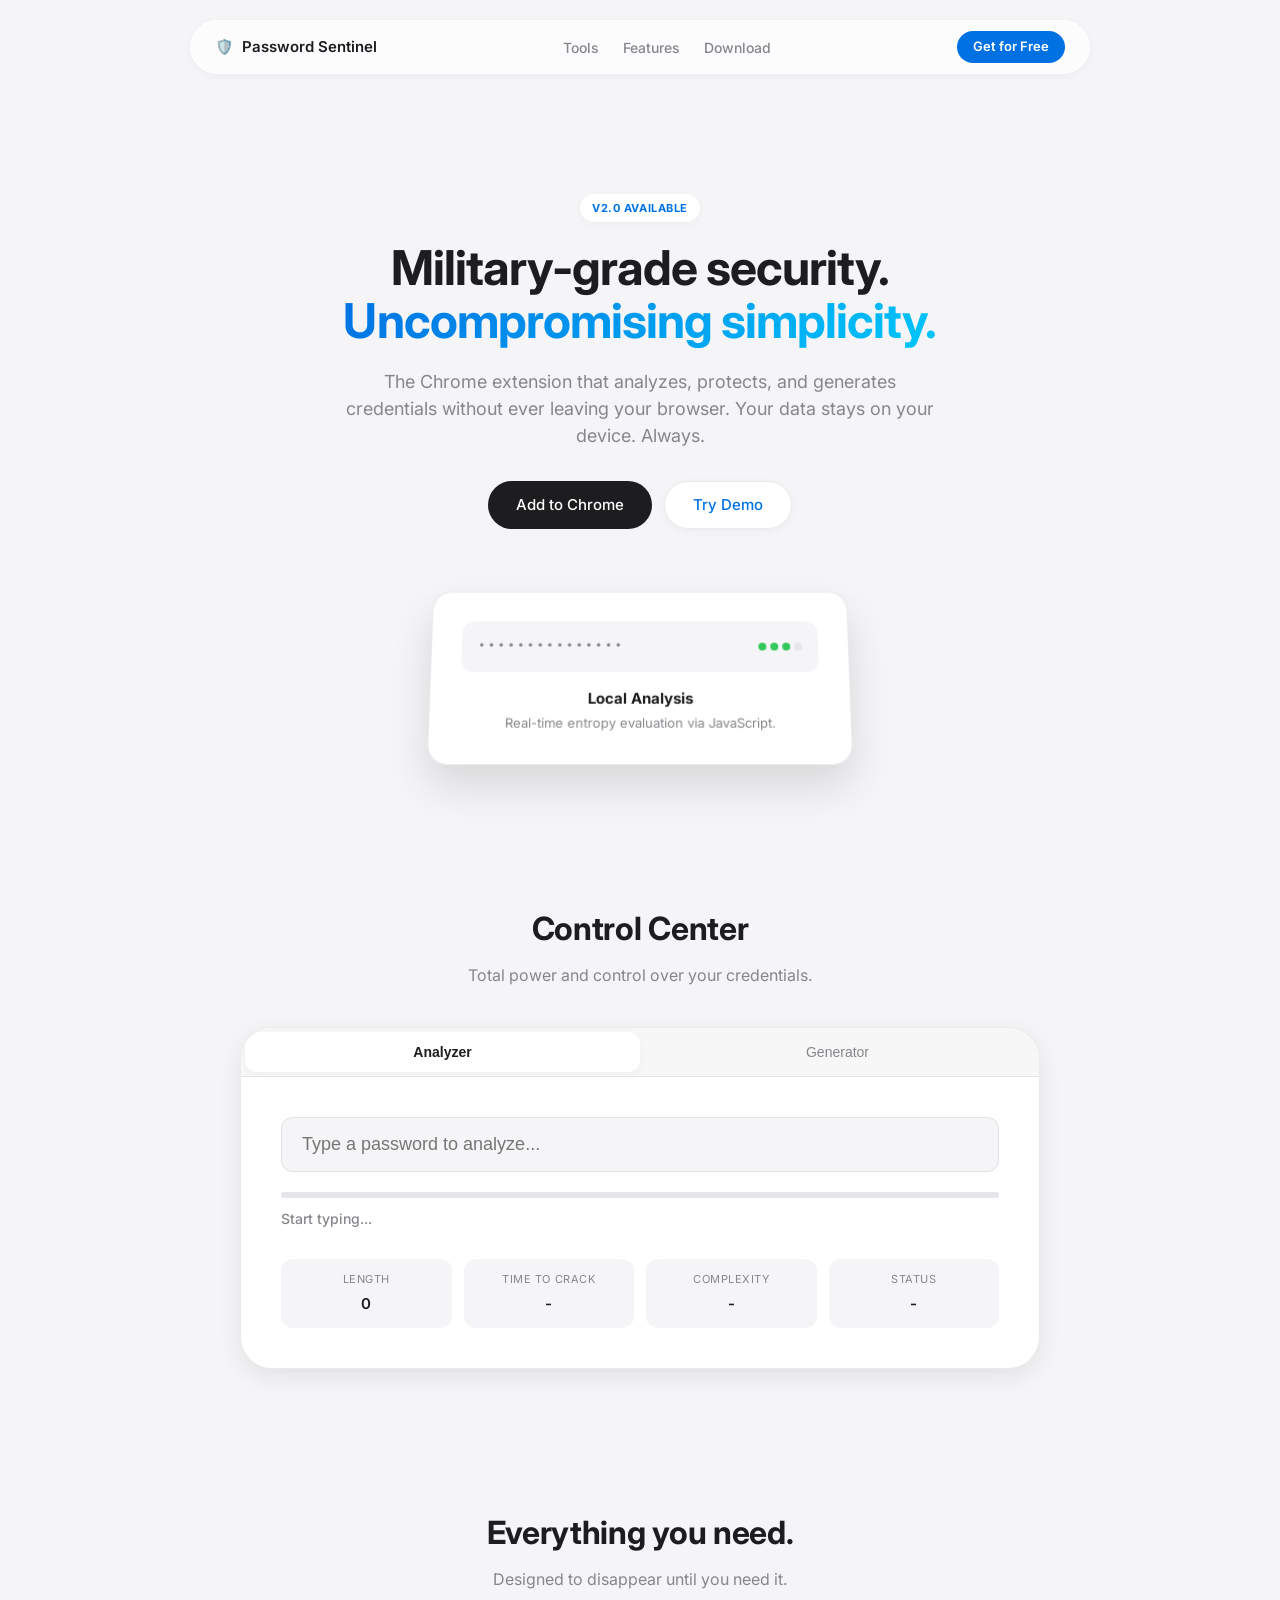
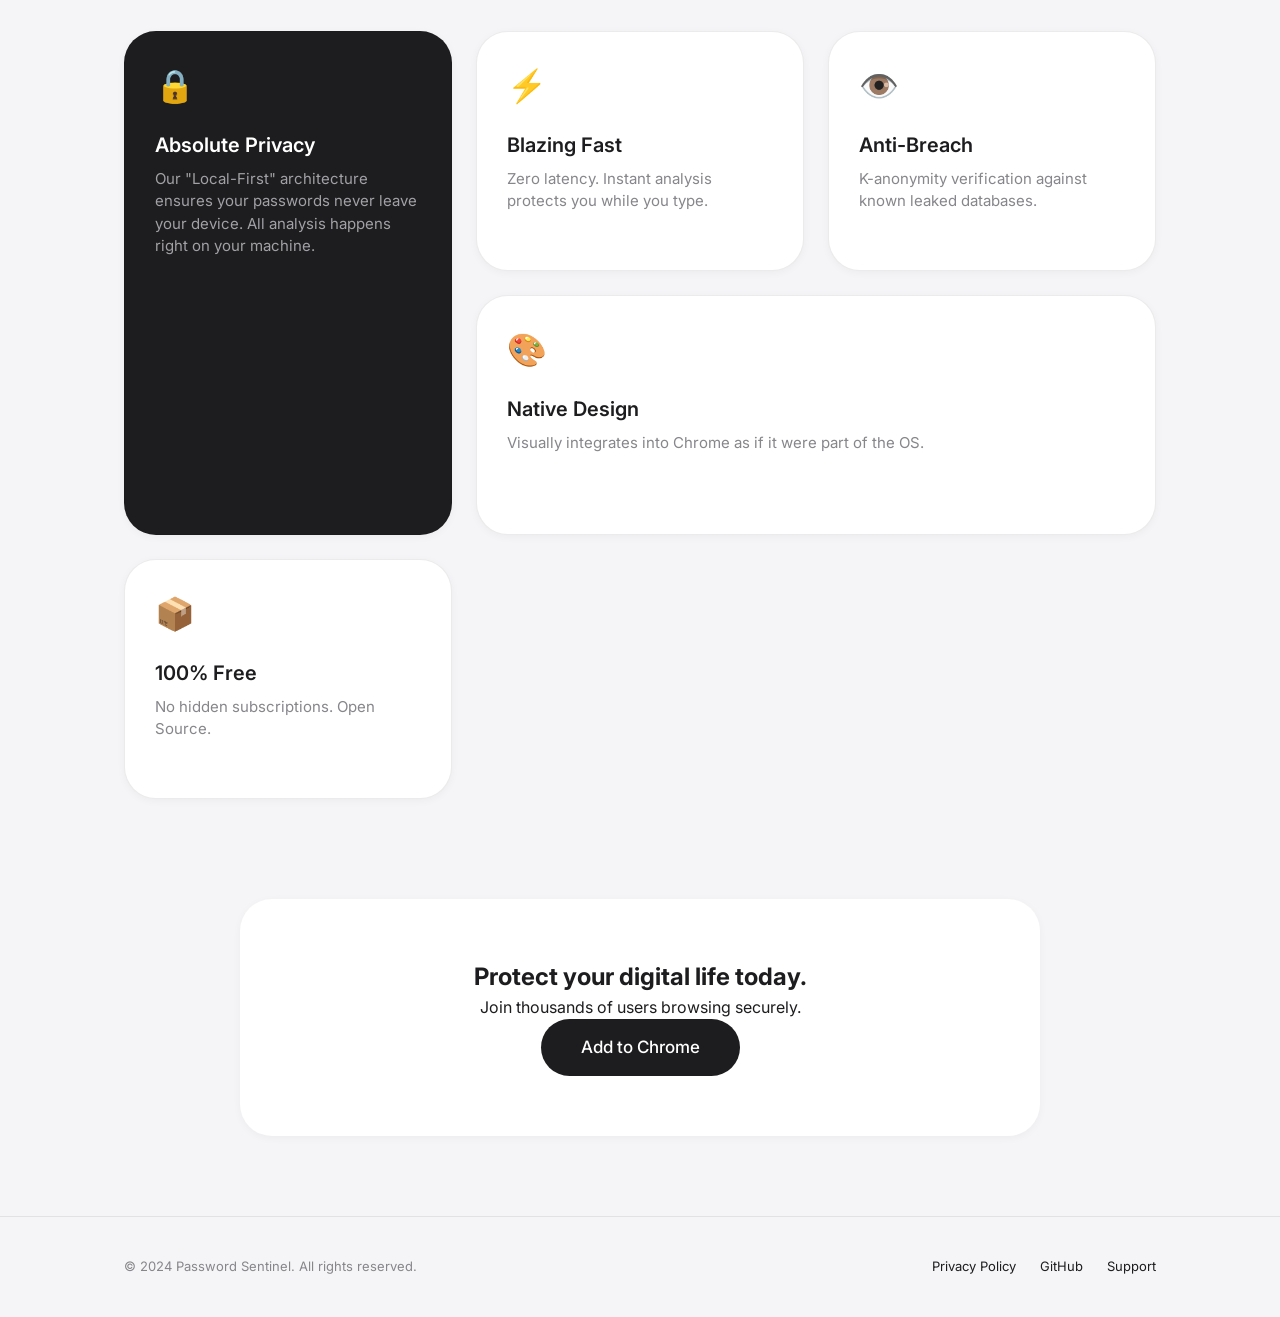
<file: web/index.html>
<!DOCTYPE html>
<html lang="en">
<head>
    <meta charset="UTF-8">
    <meta name="viewport" content="width=device-width, initial-scale=1.0">
    <title>Password Sentinel - Security Simplified</title>
    <meta name="description" content="Smart password protection for Chrome. Local-first privacy, military-grade encryption.">
    <link rel="preconnect" href="https://fonts.googleapis.com">
    <link rel="preconnect" href="https://fonts.gstatic.com" crossorigin>
    <link href="https://fonts.googleapis.com/css2?family=Inter:wght@400;500;600;700&display=swap" rel="stylesheet">
    <link rel="stylesheet" href="style.css">
</head>
<body>

    <nav class="navbar">
        <div class="nav-container">
            <div class="nav-logo">
                <span class="logo-icon">🛡️</span>
                <span class="logo-text">Password Sentinel</span>
            </div>
            <ul class="nav-menu">
                <li><a href="#tools" class="nav-link">Tools</a></li>
                <li><a href="#features" class="nav-link">Features</a></li>
                <li><a href="#download" class="nav-link">Download</a></li>
            </ul>
            <a href="https://chromewebstore.google.com/detail/fiephcocbhccfidlfnklglonoplmggcl?utm_source=item-share-cb" class="nav-btn-download" target="_blank">Get for Free</a>
            <div class="hamburger">
                <span></span><span></span><span></span>
            </div>
        </div>
    </nav>

    <section class="hero">
        <div class="container">
            <div class="hero-content">
                <span class="badge-new">v2.0 Available</span>
                <h1 class="hero-title">
                    Military-grade security.<br>
                    <span class="gradient-text">Uncompromising simplicity.</span>
                </h1>
                <p class="hero-subtitle">
                    The Chrome extension that analyzes, protects, and generates credentials without ever leaving your browser. 
                    Your data stays on your device. Always.
                </p>
                <div class="hero-actions">
                    <a href="#download" class="btn btn-primary">Add to Chrome</a>
                    <a href="#tools" class="btn btn-secondary">Try Demo</a>
                </div>
            </div>

            <div class="hero-visual">
                <div class="glass-card">
                    <div class="password-preview">
                        <span class="hidden-pass">•••••••••••••••</span>
                        <div class="security-dots">
                            <span class="dot active"></span>
                            <span class="dot active"></span>
                            <span class="dot active"></span>
                            <span class="dot"></span>
                        </div>
                    </div>
                    <div class="card-info">
                        <h4>Local Analysis</h4>
                        <p>Real-time entropy evaluation via JavaScript.</p>
                    </div>
                </div>
            </div>
        </div>
    </section>

    <section id="tools" class="tools-section">
        <div class="container">
            <div class="section-header">
                <h2>Control Center</h2>
                <p>Total power and control over your credentials.</p>
            </div>

            <div class="control-center">
                <div class="tool-tabs">
                    <button class="tab-btn active" data-tool="analyzer">Analyzer</button>
                    <button class="tab-btn" data-tool="generator">Generator</button>
                </div>

                <div id="analyzer-content" class="tool-panel active">
                    <div class="input-group">
                        <input type="text" id="webPasswordInput" class="main-input" placeholder="Type a password to analyze..." autocomplete="off">
                    </div>
                    
                    <div class="strength-meter-container">
                        <div class="meter-bar">
                            <div id="strengthFillWeb" class="meter-fill"></div>
                        </div>
                        <div id="webPasswordFeedback" class="meter-label">Start typing...</div>
                    </div>

                    <div class="stats-grid">
                        <div class="stat-item">
                            <span class="stat-title">Length</span>
                            <span class="stat-value" id="webLengthStat">0</span>
                        </div>
                        <div class="stat-item">
                            <span class="stat-title">Time to Crack</span>
                            <span class="stat-value" id="webTimeToCrackStat">-</span>
                        </div>
                        <div class="stat-item">
                            <span class="stat-title">Complexity</span>
                            <span class="stat-value" id="webSymbolStat">-</span>
                        </div>
                        <div class="stat-item">
                            <span class="stat-title">Status</span>
                            <span class="stat-value" id="webStatusStat">-</span>
                        </div>
                    </div>
                </div>

                <div id="generator-content" class="tool-panel">
                    <div class="generated-display" id="webGeneratedPassword" title="Click to copy">
                        H8k$mP9#vL2
                    </div>
                    
                    <div class="controls-grid">
                        <div class="control-toggles">
                            <label class="toggle-row">
                                <span>Uppercase (A-Z)</span>
                                <input type="checkbox" id="webUseUppercase" checked>
                            </label>
                            <label class="toggle-row">
                                <span>Lowercase (a-z)</span>
                                <input type="checkbox" id="webUseLowercase" checked>
                            </label>
                            <label class="toggle-row">
                                <span>Numbers (0-9)</span>
                                <input type="checkbox" id="webUseNumbers" checked>
                            </label>
                            <label class="toggle-row">
                                <span>Symbols (!@#)</span>
                                <input type="checkbox" id="webUseSymbols" checked>
                            </label>
                        </div>
                        
                        <div class="length-control">
                            <div class="range-header">
                                <span>Length</span>
                                <span id="webLengthValue">16</span>
                            </div>
                            <input type="range" id="webLengthRange" min="8" max="32" value="16" class="slider">
                        </div>
                    </div>

                    <div class="action-buttons">
                        <button id="webGeneratePassword" class="btn btn-primary full-width">Generate New</button>
                        <button id="webCopyPassword" class="btn btn-secondary full-width">Copy</button>
                    </div>
                </div>
            </div>
        </div>
    </section>

    <section id="features" class="features-section">
        <div class="container">
            <div class="section-header">
                <h2>Everything you need.</h2>
                <p>Designed to disappear until you need it.</p>
            </div>
            
            <div class="bento-grid">
                <div class="bento-card large dark">
                    <div class="card-content">
                        <div class="icon">🔒</div>
                        <h3>Absolute Privacy</h3>
                        <p>Our "Local-First" architecture ensures your passwords never leave your device. All analysis happens right on your machine.</p>
                    </div>
                </div>
                <div class="bento-card">
                    <div class="card-content">
                        <div class="icon">⚡</div>
                        <h3>Blazing Fast</h3>
                        <p>Zero latency. Instant analysis protects you while you type.</p>
                    </div>
                </div>
                <div class="bento-card">
                    <div class="card-content">
                        <div class="icon">👁️</div>
                        <h3>Anti-Breach</h3>
                        <p>K-anonymity verification against known leaked databases.</p>
                    </div>
                </div>
                <div class="bento-card wide">
                    <div class="card-content">
                        <div class="icon">🎨</div>
                        <h3>Native Design</h3>
                        <p>Visually integrates into Chrome as if it were part of the OS.</p>
                    </div>
                </div>
                <div class="bento-card">
                    <div class="card-content">
                        <div class="icon">📦</div>
                        <h3>100% Free</h3>
                        <p>No hidden subscriptions. Open Source.</p>
                    </div>
                </div>
            </div>
        </div>
    </section>

    <section id="download" class="cta-section">
        <div class="container">
            <div class="cta-box">
                <h2>Protect your digital life today.</h2>
                <p>Join thousands of users browsing securely.</p>
                <a href="https://chromewebstore.google.com/detail/fiephcocbhccfidlfnklglonoplmggcl?utm_source=item-share-cb" class="btn btn-primary big-btn" target="_blank">Add to Chrome</a>
            </div>
        </div>
    </section>

    <footer class="footer">
        <div class="container">
            <div class="footer-content">
                <p>&copy; 2024 Password Sentinel. All rights reserved.</p>
                <div class="footer-links">
                    <a href="privacy.html">Privacy Policy</a>
                    <a href="#" target="_blank">GitHub</a>
                    <a href="mailto:contacto@eduolihez.com">Support</a>
                </div>
            </div>
        </div>
    </footer>

    <script src="script.js"></script>
</body>
</html>
</file>
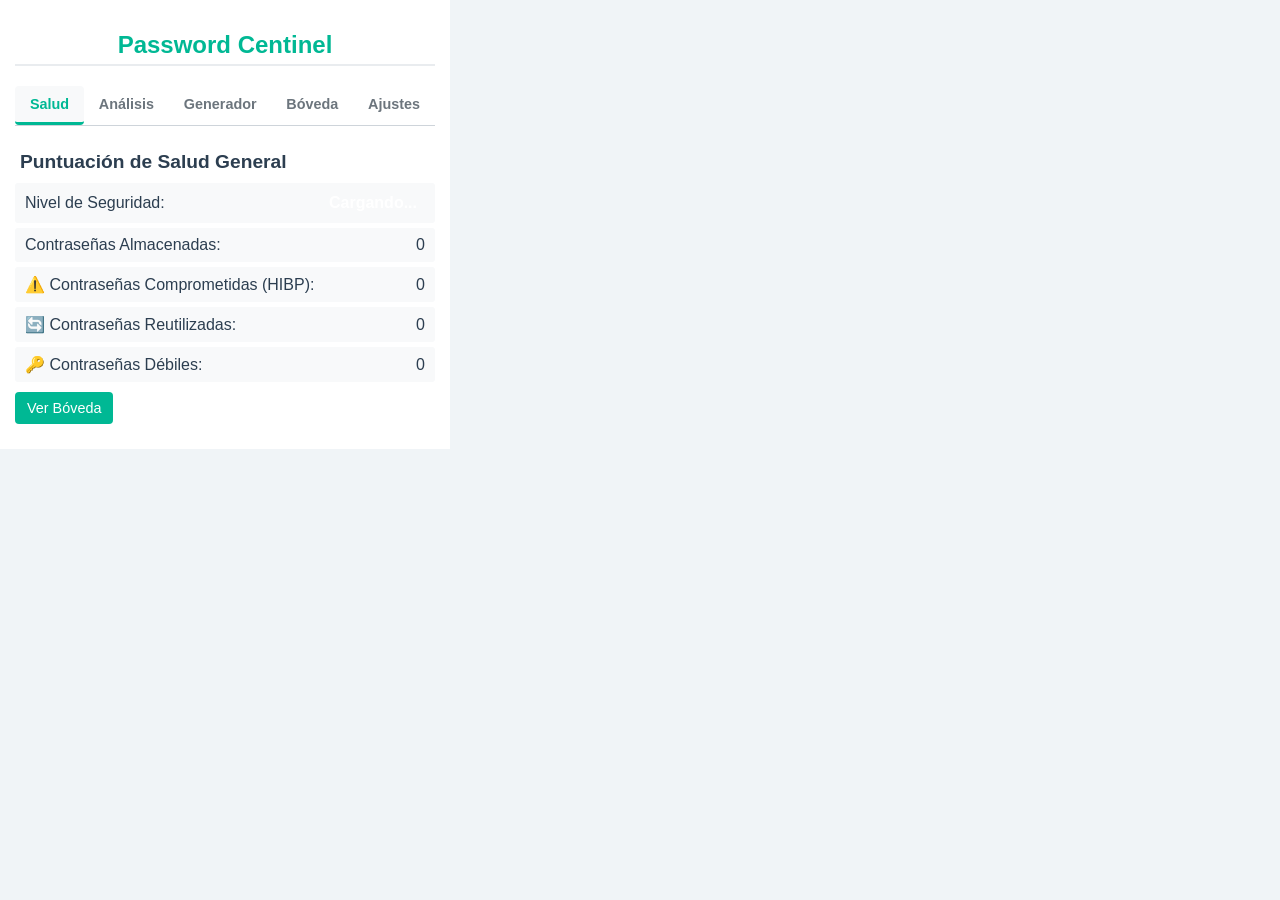
<file: extension/popup.html>
<!DOCTYPE html>
<html>
<head>
    <meta charset="UTF-8"> <title>Password Centinel</title>
    <link rel="stylesheet" href="styles.css">
</head>
<body>
    <div class="container">
        <div id="masterKeyBanner" class="warning-banner" style="display: none;">
            ⚠️ **Clave Maestra Requerida** para usar la Bóveda. 
            <button id="setupMasterKeyBtn">Configurar Ahora</button>
        </div>

        <h1>Password Centinel</h1>

        <div class="tabs">
            <button class="tab-button active" data-tab="health">Salud</button>
            <button class="tab-button" data-tab="analyzer">Análisis</button>
            <button class="tab-button" data-tab="generator">Generador</button>
            <button class="tab-button" data-tab="vault">Bóveda</button>
            <button class="tab-button" data-tab="settings">Ajustes</button>
        </div>

        <div id="health" class="tab-content active">
            <h2>Puntuación de Salud General</h2>
            <div id="healthScoreContainer">
                <p>Nivel de Seguridad: <span id="overallHealth" class="health-indicator">Cargando...</span></p>
                <p>Contraseñas Almacenadas: <span id="vaultCount">0</span></p>
                <p>⚠️ Contraseñas Comprometidas (HIBP): <span id="breachCount">0</span></p>
                <p>🔄 Contraseñas Reutilizadas: <span id="reuseCount">0</span></p>
                <p>🔑 Contraseñas Débiles: <span id="weakCount">0</span></p>
            </div>
            <button id="goToVaultBtn">Ver Bóveda</button>
        </div>

        <div id="analyzer" class="tab-content">
            <h2>Análisis de Fortaleza</h2>
            <input type="password" id="passwordInput" placeholder="Introduce tu contraseña">
            <div id="strengthIndicator"></div>
            <p id="suggestions"></p>
            <button id="checkBreach">Verificar Brecha (HIBP)</button>
            <div id="breachResult" class="result-box"></div>
            <div id="historyContainer">
                <h3>Historial de Contraseñas Generadas</h3>
                <input type="text" id="historySearch" placeholder="Buscar en historial...">
                <ul id="passwordHistoryList">
                    </ul>
            </div>
        </div>

        <div id="generator" class="tab-content">
            <h2>Generador de Contraseñas</h2>
            <div class="setting">
                <label for="lengthInput">Longitud:</label>
                <input type="number" id="lengthInput" value="16" min="8" max="64">
            </div>
            <div class="setting">
                <input type="checkbox" id="includeUpper" checked>
                <label for="includeUpper">Incluir Mayúsculas</label>
            </div>
            <div class="setting">
                <input type="checkbox" id="includeNumbers" checked>
                <label for="includeNumbers">Incluir Números</label>
            </div>
            <div class="setting">
                <input type="checkbox" id="includeSymbols" checked>
                <label for="includeSymbols">Incluir Símbolos</label>
            </div>
            <div class="setting advanced-setting">
                <label for="customSymbols">Símbolos Personalizados (Opcional):</label>
                <input type="text" id="customSymbols" placeholder="!@#$%^...">
            </div>
            <button id="generatePassword">Generar</button>
            <div id="generatedPasswordContainer" class="result-box">
                <input type="text" id="generatedPassword" readonly>
                <button id="copyPassword">Copiar</button>
            </div>
        </div>

        <div id="vault" class="tab-content">
            <h2>Bóveda de Credenciales</h2>
            <div id="vaultContent">
                <div id="masterKeyLock" class="vault-state">
                    <h3>Bóveda Bloqueada</h3>
                    <p>Introduce tu Clave Maestra para acceder a tus credenciales cifradas.</p>
                    <input type="password" id="masterKeyUnlockInput" placeholder="Clave Maestra">
                    <button id="unlockVaultBtn">Desbloquear Bóveda</button>
                    <p id="unlockError" class="error-message"></p>
                </div>

                <div id="credentialListContainer" class="vault-state" style="display: none;">
                    <ul id="credentialList">
                        </ul>
                </div>
            </div>
        </div>
        
        <div id="settings" class="tab-content">
            <h2>Ajustes y Seguridad</h2>
            <div id="masterKeySetup">
                <h3>Configuración de Clave Maestra</h3>
                <p class="warning-message">¡Advertencia! Esta clave es la única forma de acceder a tus contraseñas cifradas. No la olvides. **Si la pierdes, perderás el acceso a tus credenciales.**</p>
                <input type="password" id="newMasterKeyInput" placeholder="Establecer Clave Maestra">
                <button id="setMasterKeyBtn">Guardar Clave Maestra</button>
                <p id="masterKeyStatus"></p>
                <hr>
                <button id="lockVaultBtn" style="display: none;">Bloquear Bóveda</button>
            </div>
        </div>
    </div>
    <script src="popup.js"></script>
</body>
</html>
</file>
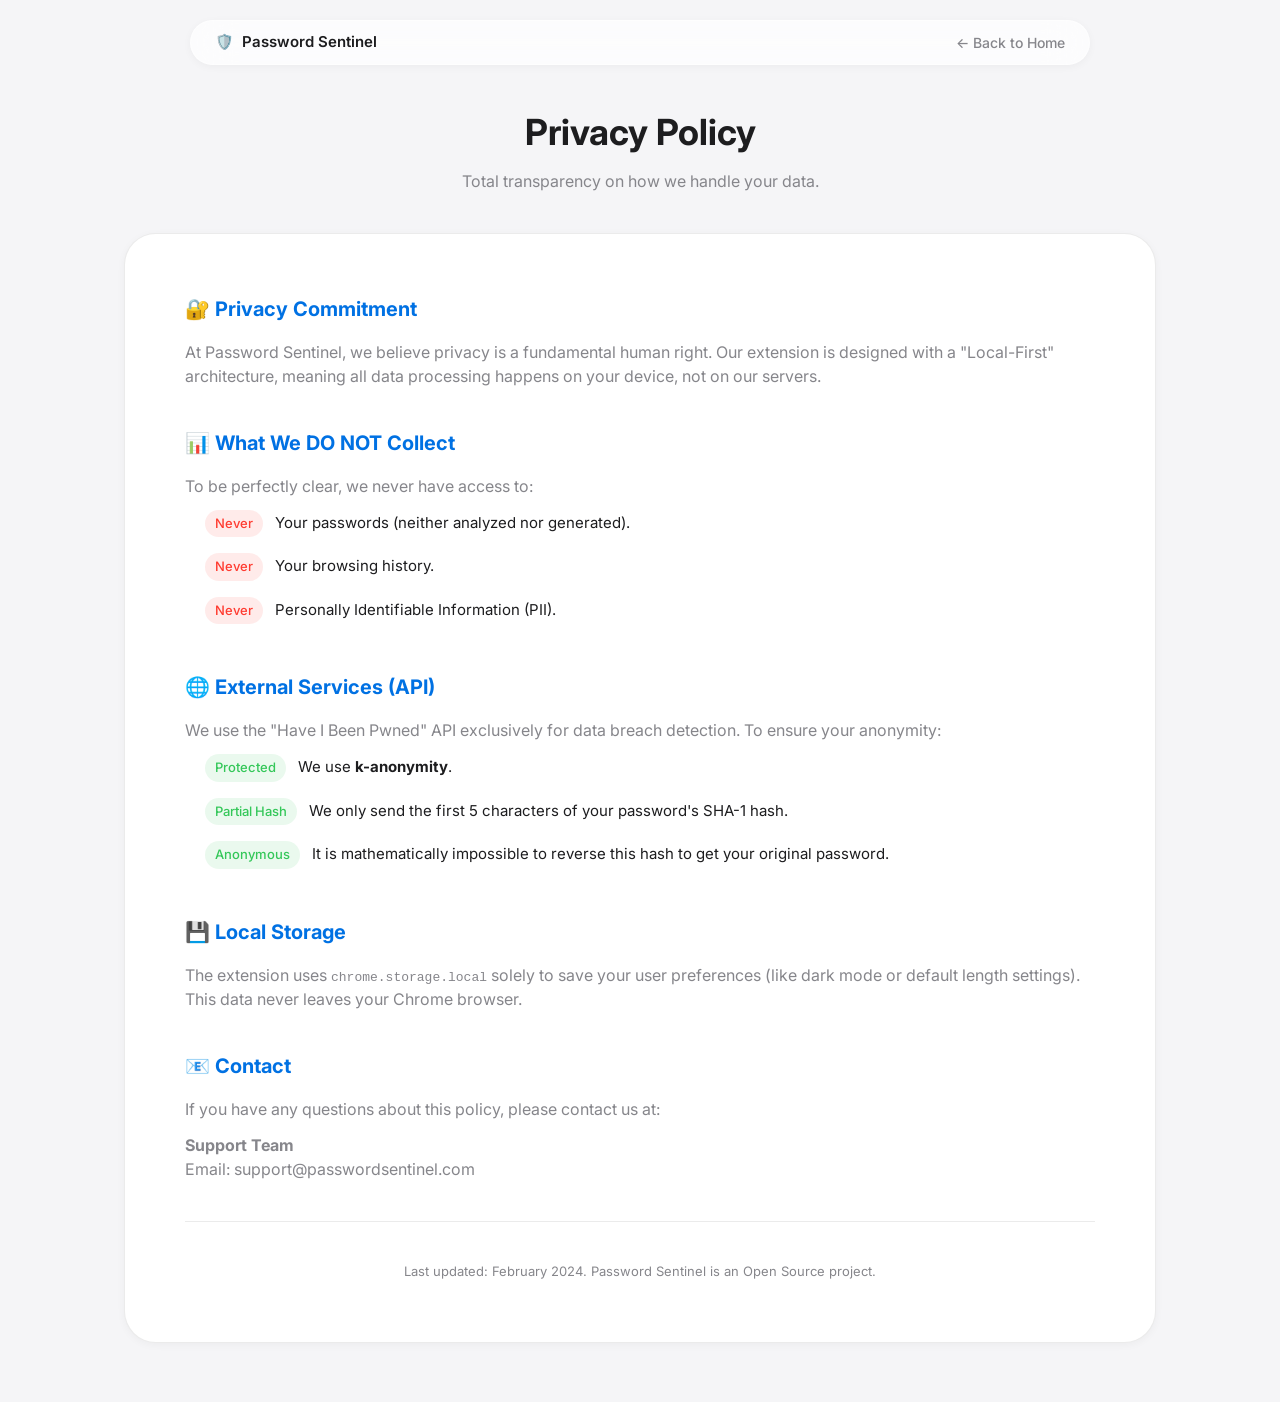
<file: web/politica.html>
<!DOCTYPE html>
<html lang="en">
<head>
    <meta charset="UTF-8">
    <meta name="viewport" content="width=device-width, initial-scale=1.0">
    <title>Privacy Policy - Password Sentinel</title>
    <link rel="preconnect" href="https://fonts.googleapis.com">
    <link href="https://fonts.googleapis.com/css2?family=Inter:wght@400;500;600;700&display=swap" rel="stylesheet">
    <link rel="stylesheet" href="style.css">
    <style>
        /* Specific tweaks for text page */
        body { background: var(--bg-body); }
        .privacy-header { text-align: center; padding: 60px 0 40px; }
        .privacy-header h1 { font-size: 36px; margin-bottom: 10px; }
        
        .content-card {
            background: white;
            border-radius: var(--radius-xl);
            padding: 60px;
            box-shadow: var(--shadow-sm);
            margin-bottom: 60px;
            border: 1px solid var(--border-light);
        }

        .policy-section { margin-bottom: 40px; }
        .policy-section h2 { color: var(--primary); font-size: 20px; margin-bottom: 16px; display: flex; align-items: center; gap: 8px; }
        .policy-section p { color: var(--text-secondary); margin-bottom: 12px; }
        
        .badge {
            display: inline-flex; align-items: center; gap: 6px;
            padding: 4px 10px; border-radius: var(--radius-pill);
            font-size: 13px; font-weight: 500; margin-right: 8px; margin-bottom: 8px;
        }
        .badge.safe { background: rgba(52, 199, 89, 0.1); color: var(--success); }
        .badge.danger { background: rgba(255, 59, 48, 0.1); color: var(--danger); }
        .badge.neutral { background: #F5F5F7; color: var(--text-secondary); }

        ul { margin-left: 20px; margin-bottom: 16px; }
        li { margin-bottom: 8px; color: var(--text-main); font-size: 15px; }

        @media (max-width: 768px) {
            .content-card { padding: 30px; }
        }
    </style>
</head>
<body>
    
    <nav class="navbar" style="margin-bottom: 0;">
        <div class="nav-container">
            <a href="index.html" class="nav-logo">
                <span class="logo-icon">🛡️</span>
                <span class="logo-text">Password Sentinel</span>
            </a>
            <a href="index.html" class="nav-link">← Back to Home</a>
        </div>
    </nav>

    <div class="container">
        <div class="privacy-header">
            <h1>Privacy Policy</h1>
            <p style="color: var(--text-secondary);">Total transparency on how we handle your data.</p>
        </div>

        <div class="content-card">
            <div class="policy-section">
                <h2>🔐 Privacy Commitment</h2>
                <p>At Password Sentinel, we believe privacy is a fundamental human right. Our extension is designed with a "Local-First" architecture, meaning all data processing happens on your device, not on our servers.</p>
            </div>

            <div class="policy-section">
                <h2>📊 What We DO NOT Collect</h2>
                <p>To be perfectly clear, we never have access to:</p>
                <ul>
                    <li><span class="badge danger">Never</span> Your passwords (neither analyzed nor generated).</li>
                    <li><span class="badge danger">Never</span> Your browsing history.</li>
                    <li><span class="badge danger">Never</span> Personally Identifiable Information (PII).</li>
                </ul>
            </div>

            <div class="policy-section">
                <h2>🌐 External Services (API)</h2>
                <p>We use the "Have I Been Pwned" API exclusively for data breach detection. To ensure your anonymity:</p>
                <ul>
                    <li><span class="badge safe">Protected</span> We use <strong>k-anonymity</strong>.</li>
                    <li><span class="badge safe">Partial Hash</span> We only send the first 5 characters of your password's SHA-1 hash.</li>
                    <li><span class="badge safe">Anonymous</span> It is mathematically impossible to reverse this hash to get your original password.</li>
                </ul>
            </div>

            <div class="policy-section">
                <h2>💾 Local Storage</h2>
                <p>The extension uses <code>chrome.storage.local</code> solely to save your user preferences (like dark mode or default length settings). This data never leaves your Chrome browser.</p>
            </div>

            <div class="policy-section">
                <h2>📧 Contact</h2>
                <p>If you have any questions about this policy, please contact us at:</p>
                <p><strong>Support Team</strong><br>Email: support@passwordsentinel.com</p>
            </div>

            <hr style="border: 0; border-top: 1px solid var(--border-light); margin: 40px 0;">
            
            <p style="font-size: 13px; color: var(--text-secondary); text-align: center;">
                Last updated: February 2024. Password Sentinel is an Open Source project.
            </p>
        </div>
    </div>

</body>
</html>
</file>
<file: web/style.css>
/* Password Sentinel - Design System v2.0 (Apple SaaS Style) */

:root {
    /* Color Palette */
    --bg-body: #F5F5F7;
    --bg-surface: #FFFFFF;
    --bg-glass: rgba(255, 255, 255, 0.72);
    
    --primary: #0071E3; /* Apple Blue */
    --primary-dark: #005BB5;
    --text-main: #1D1D1F;
    --text-secondary: #86868B;
    
    --success: #34C759;
    --warning: #FF9F0A;
    --danger: #FF3B30;
    
    --border-light: rgba(0, 0, 0, 0.08);
    
    /* Effects */
    --shadow-sm: 0 2px 8px rgba(0, 0, 0, 0.04);
    --shadow-md: 0 8px 24px rgba(0, 0, 0, 0.08);
    --shadow-lg: 0 20px 40px rgba(0, 0, 0, 0.12);
    --blur: blur(20px) saturate(180%);
    
    /* Layout */
    --radius-md: 12px;
    --radius-lg: 20px;
    --radius-xl: 32px;
    --radius-pill: 9999px;
    
    --container-width: 1080px;
}

/* Reset & Base */
* { margin: 0; padding: 0; box-sizing: border-box; -webkit-font-smoothing: antialiased; }

body {
    background-color: var(--bg-body);
    color: var(--text-main);
    font-family: 'Inter', -apple-system, BlinkMacSystemFont, sans-serif;
    line-height: 1.5;
    overflow-x: hidden;
}

a { text-decoration: none; color: inherit; transition: all 0.2s ease; }
ul { list-style: none; }

.container {
    max-width: var(--container-width);
    margin: 0 auto;
    padding: 0 24px;
}

/* --- Buttons --- */
.btn {
    display: inline-flex;
    align-items: center;
    justify-content: center;
    padding: 12px 28px;
    border-radius: var(--radius-pill);
    font-weight: 500;
    font-size: 15px;
    cursor: pointer;
    border: none;
    transition: transform 0.2s cubic-bezier(0.25, 0.1, 0.25, 1), box-shadow 0.2s;
}

.btn-primary {
    background: var(--text-main); /* Modern Black SaaS Style */
    color: white;
}
.btn-primary:hover {
    background: #333;
    transform: scale(1.02);
}

.btn-secondary {
    background: white;
    color: var(--primary);
    box-shadow: var(--shadow-sm);
    border: 1px solid var(--border-light);
}
.btn-secondary:hover {
    background: #FAFAFA;
    transform: scale(1.02);
}

.big-btn { padding: 16px 40px; font-size: 17px; }
.full-width { width: 100%; }

/* --- Navigation --- */
.navbar {
    position: sticky;
    top: 20px;
    z-index: 1000;
    margin-bottom: 40px;
}

.nav-container {
    max-width: 900px;
    margin: 0 auto;
    background: var(--bg-glass);
    backdrop-filter: var(--blur);
    -webkit-backdrop-filter: var(--blur);
    padding: 10px 24px;
    border-radius: var(--radius-pill);
    display: flex;
    justify-content: space-between;
    align-items: center;
    box-shadow: var(--shadow-sm);
    border: 1px solid rgba(255,255,255,0.4);
}

.nav-logo {
    display: flex;
    align-items: center;
    gap: 8px;
    font-weight: 600;
    font-size: 15px;
}

.nav-menu { display: flex; gap: 24px; }
.nav-link { font-size: 14px; color: var(--text-secondary); font-weight: 500; }
.nav-link:hover { color: var(--primary); }

.nav-btn-download {
    background: var(--primary);
    color: white;
    padding: 6px 16px;
    border-radius: var(--radius-pill);
    font-size: 13px;
    font-weight: 600;
}
.nav-btn-download:hover { background: var(--primary-dark); }
.hamburger { display: none; }

/* --- Hero Section --- */
.hero { text-align: center; padding: 100px 0 60px; }

.badge-new {
    display: inline-block;
    background: white;
    color: var(--primary);
    font-size: 11px;
    font-weight: 700;
    text-transform: uppercase;
    letter-spacing: 0.05em;
    padding: 6px 12px;
    border-radius: var(--radius-pill);
    margin-bottom: 20px;
    box-shadow: var(--shadow-sm);
}

.hero-title {
    font-size: 48px;
    line-height: 1.1;
    letter-spacing: -0.02em;
    margin-bottom: 20px;
    font-weight: 700;
}

.gradient-text {
    background: linear-gradient(135deg, #0071E3 0%, #00C6FB 100%);
    -webkit-background-clip: text;
    -webkit-text-fill-color: transparent;
}

.hero-subtitle {
    font-size: 18px;
    color: var(--text-secondary);
    max-width: 600px;
    margin: 0 auto 32px;
    font-weight: 400;
}

.hero-actions { display: flex; gap: 12px; justify-content: center; margin-bottom: 60px; }

/* 3D Glass Card */
.hero-visual { perspective: 1000px; display: flex; justify-content: center; }
.glass-card {
    background: white;
    width: 420px;
    padding: 30px;
    border-radius: var(--radius-lg);
    box-shadow: var(--shadow-lg);
    transform: rotateX(10deg);
    transition: transform 0.6s ease;
    border: 1px solid var(--border-light);
}
.glass-card:hover { transform: rotateX(0deg) scale(1.02); }

.password-preview {
    background: var(--bg-body);
    padding: 16px;
    border-radius: var(--radius-md);
    display: flex;
    justify-content: space-between;
    align-items: center;
    margin-bottom: 16px;
}
.hidden-pass { font-family: monospace; color: var(--text-secondary); letter-spacing: 2px; }
.security-dots { display: flex; gap: 4px; }
.dot { width: 8px; height: 8px; background: #E5E5EA; border-radius: 50%; }
.dot.active { background: var(--success); }
.card-info h4 { font-size: 15px; margin-bottom: 4px; }
.card-info p { font-size: 13px; color: var(--text-secondary); }

/* --- Control Center (Tools) --- */
.tools-section { padding: 80px 0; }
.section-header { text-align: center; margin-bottom: 40px; }
.section-header h2 { font-size: 32px; letter-spacing: -0.01em; margin-bottom: 10px; }
.section-header p { color: var(--text-secondary); }

.control-center {
    background: var(--bg-surface);
    border-radius: var(--radius-xl);
    box-shadow: var(--shadow-md);
    max-width: 800px;
    margin: 0 auto;
    overflow: hidden;
    border: 1px solid var(--border-light);
}

.tool-tabs {
    display: flex;
    background: rgba(245, 245, 247, 0.8);
    border-bottom: 1px solid var(--border-light);
    padding: 4px;
}

.tab-btn {
    flex: 1;
    background: transparent;
    border: none;
    padding: 12px;
    font-size: 14px;
    font-weight: 500;
    color: var(--text-secondary);
    cursor: pointer;
    border-radius: var(--radius-md);
    transition: all 0.2s;
}
.tab-btn.active {
    background: white;
    color: var(--text-main);
    box-shadow: var(--shadow-sm);
    font-weight: 600;
}

.tool-panel { padding: 40px; display: none; }
.tool-panel.active { display: block; animation: fadeIn 0.3s ease; }

/* Analyzer Styles */
.main-input {
    width: 100%;
    padding: 16px 20px;
    font-size: 18px;
    border: 1px solid var(--border-light);
    border-radius: var(--radius-md);
    background: var(--bg-body);
    outline: none;
    transition: all 0.2s;
}
.main-input:focus {
    background: white;
    border-color: var(--primary);
    box-shadow: 0 0 0 4px rgba(0, 113, 227, 0.1);
}

.meter-bar {
    height: 6px;
    background: #E5E5EA;
    border-radius: 3px;
    margin: 20px 0 10px;
    overflow: hidden;
}
.meter-fill { height: 100%; width: 0%; transition: width 0.4s ease, background-color 0.4s ease; }
.meter-fill.weak { background: var(--danger); }
.meter-fill.medium { background: var(--warning); }
.meter-fill.strong { background: var(--success); }

.meter-label { font-size: 14px; color: var(--text-secondary); margin-bottom: 30px; font-weight: 500; }

.stats-grid { display: grid; grid-template-columns: repeat(4, 1fr); gap: 12px; }
.stat-item { background: var(--bg-body); padding: 12px; border-radius: var(--radius-md); text-align: center; }
.stat-title { font-size: 11px; text-transform: uppercase; color: var(--text-secondary); display: block; margin-bottom: 4px; letter-spacing: 0.05em; }
.stat-value { font-size: 15px; font-weight: 600; }

/* Generator Styles */
.generated-display {
    background: var(--bg-body);
    padding: 24px;
    border-radius: var(--radius-md);
    text-align: center;
    font-family: monospace;
    font-size: 20px;
    font-weight: 600;
    margin-bottom: 24px;
    cursor: pointer;
    border: 1px dashed var(--border-light);
    transition: all 0.2s;
}
.generated-display:hover { background: #E5E5EA; border-color: var(--text-secondary); }

.controls-grid { display: grid; grid-template-columns: 1.5fr 1fr; gap: 24px; margin-bottom: 30px; }

.toggle-row {
    display: flex;
    justify-content: space-between;
    padding: 10px 0;
    font-size: 14px;
    border-bottom: 1px solid var(--border-light);
    cursor: pointer;
}
.toggle-row:last-child { border-bottom: none; }
.toggle-row input { accent-color: var(--primary); transform: scale(1.2); }

.length-control { background: var(--bg-body); padding: 20px; border-radius: var(--radius-md); display: flex; flex-direction: column; justify-content: center; }
.range-header { display: flex; justify-content: space-between; margin-bottom: 12px; font-size: 14px; font-weight: 500; }
.slider { width: 100%; accent-color: var(--primary); }

.action-buttons { display: flex; gap: 12px; }

/* --- Bento Grid --- */
.features-section { padding: 60px 0; }
.bento-grid {
    display: grid;
    grid-template-columns: repeat(3, 1fr);
    grid-template-rows: auto auto;
    gap: 24px;
}

.bento-card {
    background: white;
    border-radius: var(--radius-xl);
    padding: 30px;
    box-shadow: var(--shadow-sm);
    transition: transform 0.3s;
    border: 1px solid var(--border-light);
    display: flex;
    flex-direction: column;
    justify-content: space-between;
    min-height: 240px;
}
.bento-card:hover { transform: translateY(-5px); box-shadow: var(--shadow-md); }

.bento-card.wide { grid-column: span 2; }
.bento-card.large { grid-row: span 2; }
.bento-card.dark { background: #1D1D1F; color: white; }
.bento-card.dark p { color: #A1A1A6; }

.bento-card .icon { font-size: 32px; margin-bottom: 20px; }
.bento-card h3 { font-size: 20px; margin-bottom: 8px; font-weight: 600; }
.bento-card p { font-size: 15px; color: var(--text-secondary); line-height: 1.5; }

/* --- CTA & Footer --- */
.cta-section { padding: 40px 0 80px; }
.cta-box {
    background: white;
    border-radius: var(--radius-xl);
    padding: 60px 20px;
    text-align: center;
    box-shadow: var(--shadow-sm);
    max-width: 800px;
    margin: 0 auto;
}

.footer { border-top: 1px solid var(--border-light); padding: 40px 0; color: var(--text-secondary); font-size: 13px; }
.footer-content { display: flex; justify-content: space-between; align-items: center; }
.footer-links a { margin-left: 20px; color: var(--text-main); }

@keyframes fadeIn { from { opacity: 0; transform: translateY(10px); } to { opacity: 1; transform: translateY(0); } }

/* Mobile */
@media (max-width: 768px) {
    .hero-title { font-size: 36px; }
    .bento-grid { grid-template-columns: 1fr; }
    .bento-card.wide, .bento-card.large { grid-column: auto; grid-row: auto; }
    .stats-grid { grid-template-columns: repeat(2, 1fr); }
    .controls-grid { grid-template-columns: 1fr; }
    .nav-menu, .nav-btn-download { display: none; }
    .hamburger { display: block; cursor: pointer; }
    .hamburger span { display: block; width: 25px; height: 2px; background: var(--text-main); margin: 5px 0; }
    .glass-card { width: 100%; transform: none; }
    .footer-content { flex-direction: column; gap: 20px; }
    .footer-links { display: flex; gap: 20px; flex-wrap: wrap; justify-content: center; }
    .footer-links a { margin-left: 0; }
}
</file>
<file: extension/styles.css>
body {
    font-family: 'Segoe UI', Tahoma, Geneva, Verdana, sans-serif;
    width: 450px; 
    padding: 0;
    margin: 0;
    background-color: #f0f4f7; /* Fondo Azul-Gris muy claro */
    color: #2c3e50; /* Texto: Gris oscuro */
}

.container {
    padding: 15px;
    background-color: #ffffff;
    border-radius: 0; 
}

h1 {
    color: #00b894; /* Acento: Teal Brillante */
    border-bottom: 2px solid #e9ecef;
    padding-bottom: 5px;
    margin-bottom: 15px;
    font-size: 1.5em;
    text-align: center;
}

h2 {
    color: #2c3e50;
    font-size: 1.2em;
    margin-top: 0;
    margin-bottom: 10px;
    padding-left: 5px;
}

h3 {
    color: #34495e;
    font-size: 1em;
    margin-top: 15px;
}

/* --- ESTILO DE ÉNFASIS DE TEXTO --- */
strong, b {
    color: #00b894; /* Color de Acento para texto fuerte */
    font-weight: 700;
}

em, i {
    color: #536474; /* Gris suave para itálicas */
    font-style: italic;
}

/* --- TABS --- */
.tabs {
    display: flex;
    justify-content: space-between;
    margin-bottom: 15px;
    border-bottom: 1px solid #ced4da;
}

.tab-button {
    flex-grow: 1;
    padding: 10px 5px;
    border: none;
    background: none;
    cursor: pointer;
    font-size: 0.9em;
    font-weight: 600;
    color: #6c757d;
    border-bottom: 3px solid transparent;
    transition: all 0.3s ease-in-out; /* Transición más suave */
    position: relative;
    overflow: hidden; /* Necesario para el efecto hover */
    z-index: 1;
}

.tab-button:hover {
    color: #00a880; 
    background-image: linear-gradient(rgba(0, 184, 148, 0.05), rgba(0, 184, 148, 0.05)); /* Fondo muy sutil al pasar el ratón */
}

.tab-button.active {
    color: #00b894;
    border-bottom: 3px solid #00b894;
    background-color: #f8f9fa; /* Fondo ligeramente diferente para el activo */
    z-index: 2;
}

.tab-content {
    display: none;
    padding: 10px 0;
}

.tab-content.active {
    display: block;
}

/* --- INPUTS & BUTTONS --- */
input[type="password"], input[type="text"], input[type="number"] {
    width: 95%;
    padding: 10px;
    margin: 5px 0 10px 0;
    border: 1px solid #ced4da;
    border-radius: 4px;
    box-sizing: border-box;
    transition: border-color 0.2s;
    color: #2c3e50;
}

input:focus {
    border-color: #00b894;
    box-shadow: 0 0 0 0.2rem rgba(0, 184, 148, 0.3);
    outline: none;
}

button {
    background-color: #00b894;
    color: white;
    padding: 8px 12px;
    border: none;
    border-radius: 4px;
    cursor: pointer;
    font-size: 0.9em;
    font-weight: 500;
    transition: background-color 0.3s, transform 0.1s;
    margin-top: 5px;
    outline: none;
}

button:hover {
    background-color: #00a880;
}

button:active {
    transform: scale(0.98);
}

/* --- INDICATORS & RESULTS --- */
#strengthIndicator {
    height: 20px;
    border-radius: 4px;
    margin-bottom: 15px;
    background-color: #e9ecef;
    overflow: hidden;
    width: 100%;
    transition: width 0.3s, background-color 0.3s;
    text-align: center;
    font-size: 0.85em;
    line-height: 20px;
    font-weight: bold;
}

#suggestions {
    font-size: 0.9em;
    color: #536474;
    margin-bottom: 10px;
}

.result-box {
    margin-top: 10px;
    padding: 10px;
    border: 1px solid #e9ecef;
    border-radius: 4px;
    background-color: #f8f9fa;
    word-break: break-all;
    display: flex;
    align-items: center;
}

#generatedPasswordContainer input {
    width: 80%;
    margin: 0;
    flex-grow: 1;
    background-color: #f8f9fa;
    color: #343a40;
    border: none;
}

#generatedPasswordContainer button {
    margin-left: 10px;
    flex-shrink: 0;
    padding: 8px 10px;
}

/* --- SETTINGS & HISTORY --- */
.setting {
    display: flex;
    align-items: center;
    margin-bottom: 8px;
}

.setting label {
    flex-grow: 1;
    margin-left: 8px;
    color: #495057;
}

#passwordHistoryList, #credentialList {
    list-style: none;
    padding: 0;
    max-height: 200px;
    overflow-y: auto;
    border: 1px solid #ced4da;
    border-radius: 4px;
    margin-top: 10px;
}

#passwordHistoryList li, #credentialList li {
    padding: 10px;
    border-bottom: 1px solid #e9ecef;
    display: flex;
    justify-content: space-between;
    align-items: center;
    font-size: 0.9em;
    word-break: break-word;
}

#passwordHistoryList li:last-child, #credentialList li:last-child {
    border-bottom: none;
}

.history-item-details {
    flex-grow: 1;
}

.history-item-actions button {
    margin-left: 5px;
    padding: 5px 8px;
    font-size: 0.8em;
}

/* --- WARNING BANNERS --- */
.warning-banner {
    padding: 12px;
    margin-bottom: 15px;
    background-color: #fff3cd; 
    color: #856404; 
    border: 1px solid #ffeeba;
    border-radius: 4px;
    font-size: 0.9em;
    display: flex;
    justify-content: space-between;
    align-items: center;
}

.warning-banner button {
    background-color: #e74c3c; /* Rojo de Alerta */
    padding: 5px 10px;
    font-size: 0.8em;
    margin: 0;
}

.warning-banner button:hover {
    background-color: #c0392b;
}

.error-message {
    color: #e74c3c;
    font-size: 0.9em;
    font-weight: 500;
}

.success-message {
    color: #2ecc71;
    font-size: 0.9em;
    font-weight: 500;
}

.vault-state {
    padding: 15px;
    border: 1px solid #ced4da;
    border-radius: 4px;
    margin-bottom: 10px;
}

/* --- HEALTH SCORE --- */
#healthScoreContainer p {
    margin: 5px 0;
    padding: 8px 10px;
    background-color: #f8f9fa;
    border-radius: 3px;
    display: flex;
    justify-content: space-between;
    align-items: center;
}

.health-indicator {
    font-weight: bold;
    padding: 3px 8px;
    border-radius: 12px;
    color: #fff;
    min-width: 65px;
    text-align: center;
}

/* --- VAULT --- */
#credentialList li input[type="text"] {
    border: none;
    padding: 0;
    margin: 0;
    background: none;
    cursor: default;
    width: 150px;
    font-family: monospace;
    color: #000;
}
</file>
